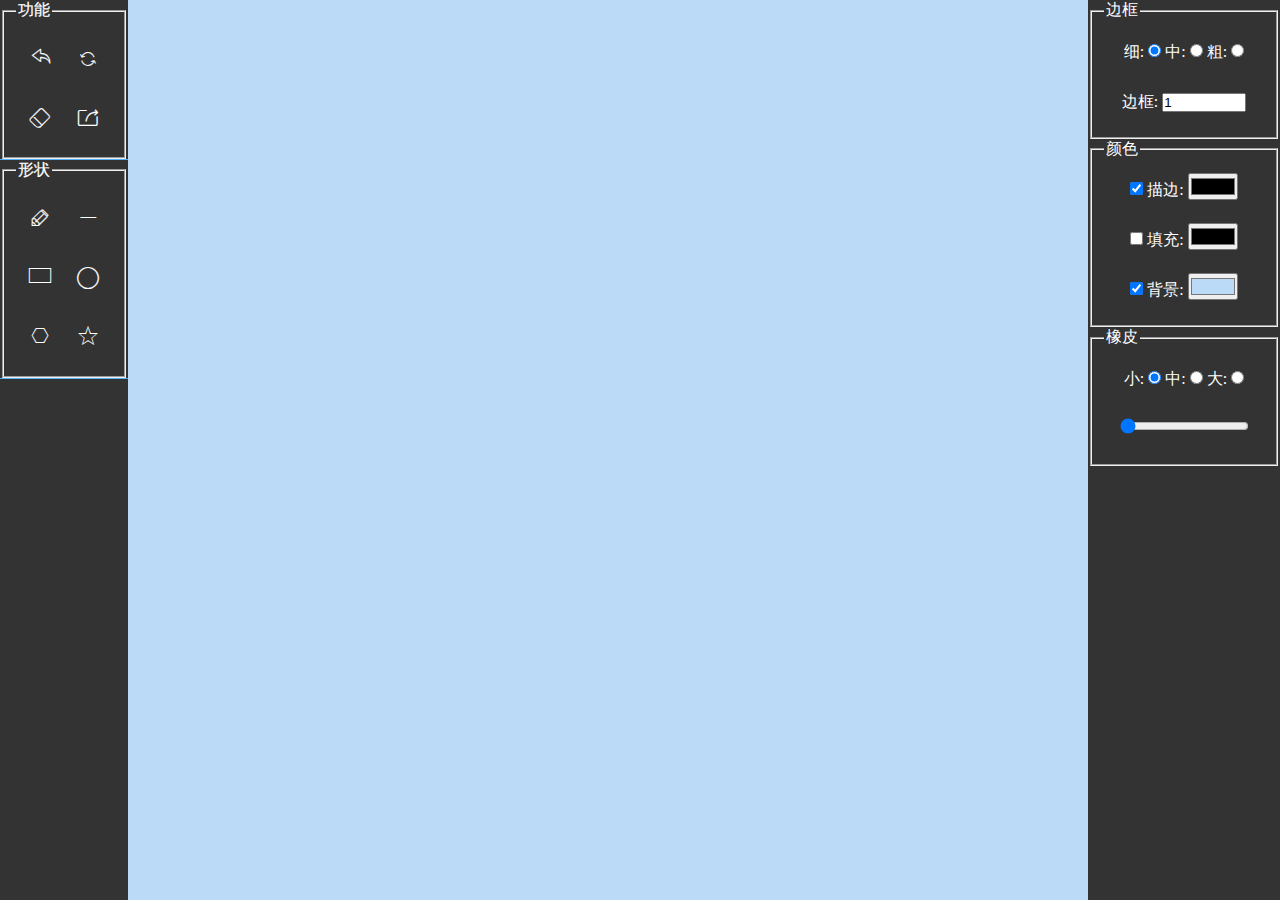
<file: index.html>
<!doctype html>
<html lang="en">
<head>
	<meta charset="UTF-8">
	<title>Document</title>
	<link rel="stylesheet" href="css/index.css">
	<link rel="stylesheet" href="iconfont/iconfont.css">
	<script src="js/jquery1.12.3.js"></script>
	<script src="js/index.js"></script>
</head>
<body>
	<div class="box">
		<div class="order iconfont">
			<ul class="start">
				<fieldset>
					<legend>功能</legend>
					<li class="back" title="后退">&#xe600;</li>
					<li class="clear" title="刷新">&#xe602;</li>
					<li class="rubber" title="橡皮">&#xe608;</li>
					<li class="save" title="保存">&#xe609;</li>	
				</fieldset>			
			</ul>
			<ul class="shape">
				<fieldset>
					<legend>形状</legend>
					<li class="pencil" title="铅笔工具">&#xe603;</li>
					<li class="line" title="直线">&#xe601;</li>
					<li class="rect" title="矩形">&#xe605;</li>
					<li class="arc" title="圆形">&#xe604;</li>
					<li class="polygon" title="多边形">&#xe606;</li>
					<li class="star" title="星形" >&#xe607;</li>
				</fieldset>
			</ul>
		</div>
		<div class="choose">
			<ul class="type" style="border:none">
				<fieldset>
					<legend>边框</legend>
					<li title="粗细">
						<!-- autocomplete="on/off" 是否让浏览器自动记录之前输入的值-->
						细: <input type="radio" name="line" value="1" class="lineWidth" checked autocomplete="off">		
						中: <input type="radio" name="line" value="5" class="lineWidth" autocomplete="off">
						粗: <input type="radio" name="line" value="10" class="lineWidth" autocomplete="off">
					</li>
					<li title="尺寸">
						边框: <input type="number" max="50" min="1" value="1" class="lineWidth" autocomplete="off"></li>
				</fieldset>
				<fieldset>
					<legend>颜色</legend>				
					<li title="描边">
						<input type="checkbox" name="stroke" class="color" checked autocomplete="off"> 
						描边: <input type="color" class="strokeStyle" autocomplete="off"></li>
					<li title="填充">
						<input type="checkbox" name="fill"  class="color" autocomplete="off"> 
						填充: <input type="color" class="fillStyle" autocomplete="off"></li>
					<li title="背景">
						<input type="checkbox" name="fill"  class="color" checked autocomplete="off"> 
						背景: <input type="color" class="bgcolor" value="#BBDAF7" autocomplete="off"></li>
				</fieldset>
				<fieldset>
					<legend>橡皮</legend>				
					<li title="大小">
						小: <input type="radio" class="rubbersize" value="10" name="rubber" checked  autocomplete="off">		
						中: <input type="radio" class="rubbersize" value="25" name="rubber" autocomplete="off">
						大: <input type="radio" class="rubbersize" value="50" name="rubber" autocomplete="off")>
					</li>
					<li title="尺寸">
						<input type="range" max="100" min="1" step="1" value="1" class="rubbersize" autocomplete="off"></li>
				</fieldset>
			</ul>			
		</div>
		<div class="right">
			<canvas width="1250px" height="650px"></canvas>
			<div class="rubber-son"></div>
		</div>
	</div>
</body>
	<script src="js/canvas.js"></script>
	<script>
		// var canvas=document.querySelector("canvas");
		// var rubberson=$(".rubber-son")[0]
		// var cobj=canvas.getContext("2d");

		// var x=0;
		// setInterval(function () {
		// 	cobj.clearRect(0,0,canvas.width,canvas.height)
		// 	x++;
		// 	cobj.save()
		// 	cobj.translate(200,200)
		// 	cobj.rotate(x*180/Math.PI)
		// 	cobj.fillRect(0,0,100,100)
		// 	cobj.restore()
		// },300)

		// var y=0;
		// setInterval(function () {
		// 	y+=5;
		// 	cobj.save()
		// 	cobj.translate(600,200)
		// 	cobj.rotate(y*180/Math.PI)
		// 	cobj.fillRect(0,0,100,100)
		// 	cobj.restore()
		// },100)
	</script>
</html>
</file>
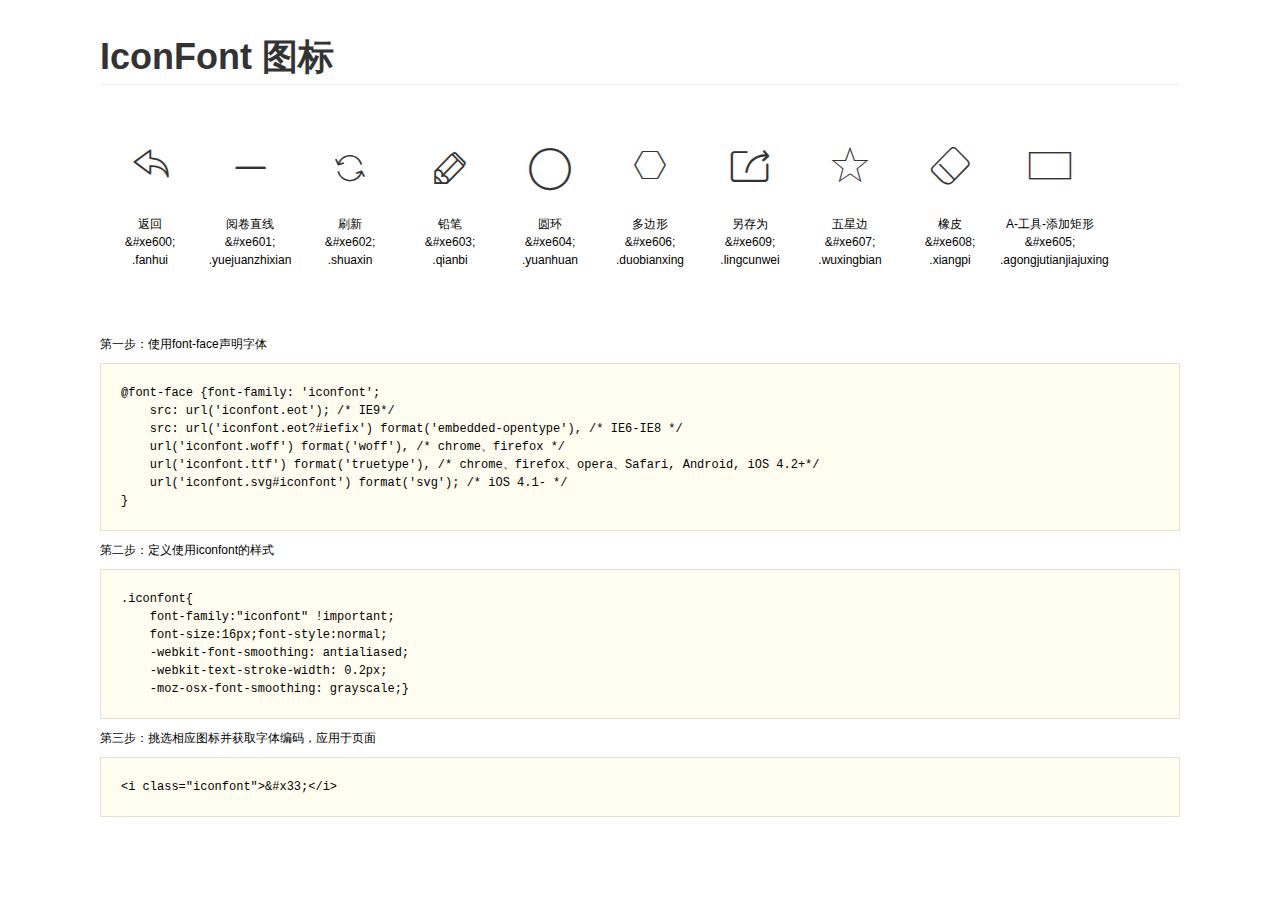
<file: iconfont/demo.html>
<!DOCTYPE html>
<html>
<head>
    <meta charset="utf-8"/>
    <title>IconFont</title>
    <link rel="stylesheet" href="demo.css">
    <link rel="stylesheet" href="iconfont.css">
</head>
<body>
    <div class="main">
        <h1>IconFont 图标</h1>
        <ul class="icon_lists clear">
            
                <li>
                <i class="icon iconfont">&#xe600;</i>
                    <div class="name">返回</div>
                    <div class="code">&amp;#xe600;</div>
                    <div class="fontclass">.fanhui</div>
                </li>
            
                <li>
                <i class="icon iconfont">&#xe601;</i>
                    <div class="name">阅卷直线</div>
                    <div class="code">&amp;#xe601;</div>
                    <div class="fontclass">.yuejuanzhixian</div>
                </li>
            
                <li>
                <i class="icon iconfont">&#xe602;</i>
                    <div class="name">刷新</div>
                    <div class="code">&amp;#xe602;</div>
                    <div class="fontclass">.shuaxin</div>
                </li>
            
                <li>
                <i class="icon iconfont">&#xe603;</i>
                    <div class="name">铅笔</div>
                    <div class="code">&amp;#xe603;</div>
                    <div class="fontclass">.qianbi</div>
                </li>
            
                <li>
                <i class="icon iconfont">&#xe604;</i>
                    <div class="name">圆环</div>
                    <div class="code">&amp;#xe604;</div>
                    <div class="fontclass">.yuanhuan</div>
                </li>
            
                <li>
                <i class="icon iconfont">&#xe606;</i>
                    <div class="name">多边形</div>
                    <div class="code">&amp;#xe606;</div>
                    <div class="fontclass">.duobianxing</div>
                </li>
            
                <li>
                <i class="icon iconfont">&#xe609;</i>
                    <div class="name">另存为</div>
                    <div class="code">&amp;#xe609;</div>
                    <div class="fontclass">.lingcunwei</div>
                </li>
            
                <li>
                <i class="icon iconfont">&#xe607;</i>
                    <div class="name">五星边</div>
                    <div class="code">&amp;#xe607;</div>
                    <div class="fontclass">.wuxingbian</div>
                </li>
            
                <li>
                <i class="icon iconfont">&#xe608;</i>
                    <div class="name">橡皮</div>
                    <div class="code">&amp;#xe608;</div>
                    <div class="fontclass">.xiangpi</div>
                </li>
            
                <li>
                <i class="icon iconfont">&#xe605;</i>
                    <div class="name">A-工具-添加矩形</div>
                    <div class="code">&amp;#xe605;</div>
                    <div class="fontclass">.agongjutianjiajuxing</div>
                </li>
            
        </ul>


        <div class="helps">
            第一步：使用font-face声明字体
            <pre>
@font-face {font-family: 'iconfont';
    src: url('iconfont.eot'); /* IE9*/
    src: url('iconfont.eot?#iefix') format('embedded-opentype'), /* IE6-IE8 */
    url('iconfont.woff') format('woff'), /* chrome、firefox */
    url('iconfont.ttf') format('truetype'), /* chrome、firefox、opera、Safari, Android, iOS 4.2+*/
    url('iconfont.svg#iconfont') format('svg'); /* iOS 4.1- */
}
</pre>
第二步：定义使用iconfont的样式
            <pre>
.iconfont{
    font-family:"iconfont" !important;
    font-size:16px;font-style:normal;
    -webkit-font-smoothing: antialiased;
    -webkit-text-stroke-width: 0.2px;
    -moz-osx-font-smoothing: grayscale;}
</pre>
第三步：挑选相应图标并获取字体编码，应用于页面
<pre>
&lt;i class="iconfont"&gt;&amp;#x33;&lt;/i&gt;
</pre>
        </div>

    </div>
</body>
</html>
</file>
<file: css/index.css>
body,ul,li,h1,h2,h3,h4,h5,h6,input{
	margin:0;
	padding:0;
	list-style: none;
}
body,html{
	width:100%;
	height:100%;
	background: #BBDAF7;
}
.box{
	width: 100%;
	height: 100%;
	color: white;
	overflow: hidden;
}
.order{
	width:10%;
	height: 100%;
	float: left;
	background: #333;
	box-shadow: 0,0,5px #045592;
}
.order ul{
	width: 100%;
	height: auto;
	overflow: hidden;
	border-bottom: 1px solid #51b0f6;
}
.order li{
	width: 50%;
	text-align: center;
	line-height: 60px;
	float: left;
	font-size: 22px;
	cursor: pointer;
}

.right{
	width: 90%;
	height: 100%;
	float: right;
	position: relative;
}
.copy{
	width: 15%;
	height: 75px;
	position: absolute;
	right: 15%;
	top: 0;
	text-align: center;
	line-height: 75px;
	color: #333;
	font-size: 16px;
}
.rubber-son{
	width: 10px;
	height: 10px;
	border: 1px solid red;
	position: absolute;
	left: 0;
	top: 0;
	display: none;
}
.choose{
	width: 15%;
	height: 100%;
	float: right;
	position: absolute;
	right: 0;
	top: 0;
	z-index: 999;	
	background: #333;
	box-shadow: 0,0,5px #045592;
}
.type li{
	width: 100%;
	font-size: 16px;
	line-height: 50px;
	text-align: center;
}
.type li input[type="number"]{
	width: 50%;
}
canvas{
	position: absolute;
	left: 0;
	top: 0;
	z-index: 99;
}
</file>
<file: iconfont/iconfont.css>
@font-face {font-family: "iconfont";
  src: url('iconfont.eot?t=1472637434'); /* IE9*/
  src: url('iconfont.eot?t=1472637434#iefix') format('embedded-opentype'), /* IE6-IE8 */
  url('iconfont.woff?t=1472637434') format('woff'), /* chrome, firefox */
  url('iconfont.ttf?t=1472637434') format('truetype'), /* chrome, firefox, opera, Safari, Android, iOS 4.2+*/
  url('iconfont.svg?t=1472637434#iconfont') format('svg'); /* iOS 4.1- */
}

.iconfont {
  font-family:"iconfont" !important;
  font-size:16px;
  font-style:normal;
  -webkit-font-smoothing: antialiased;
  -webkit-text-stroke-width: 0.2px;
  -moz-osx-font-smoothing: grayscale;
}
.icon-fanhui:before { content: "\e600"; }
.icon-yuejuanzhixian:before { content: "\e601"; }
.icon-shuaxin:before { content: "\e602"; }
.icon-qianbi:before { content: "\e603"; }
.icon-yuanhuan:before { content: "\e604"; }
.icon-duobianxing:before { content: "\e606"; }
.icon-lingcunwei:before { content: "\e609"; }
.icon-wuxingbian:before { content: "\e607"; }
.icon-xiangpi:before { content: "\e608"; }
.icon-agongjutianjiajuxing:before { content: "\e605"; }
</file>
<file: iconfont/demo.css>
*{margin: 0;padding: 0;list-style: none;}
/*
KISSY CSS Reset
理念：1. reset 的目的不是清除浏览器的默认样式，这仅是部分工作。清除和重置是紧密不可分的。
2. reset 的目的不是让默认样式在所有浏览器下一致，而是减少默认样式有可能带来的问题。
3. reset 期望提供一套普适通用的基础样式。但没有银弹，推荐根据具体需求，裁剪和修改后再使用。
特色：1. 适应中文；2. 基于最新主流浏览器。
维护：玉伯<lifesinger@gmail.com>, 正淳<ragecarrier@gmail.com>
 */

/** 清除内外边距 **/
body, h1, h2, h3, h4, h5, h6, hr, p, blockquote, /* structural elements 结构元素 */
dl, dt, dd, ul, ol, li, /* list elements 列表元素 */
pre, /* text formatting elements 文本格式元素 */
form, fieldset, legend, button, input, textarea, /* form elements 表单元素 */
th, td /* table elements 表格元素 */ {
  margin: 0;
  padding: 0;
}

/** 设置默认字体 **/
body,
button, input, select, textarea /* for ie */ {
  font: 12px/1.5 tahoma, arial, \5b8b\4f53, sans-serif;
}
h1, h2, h3, h4, h5, h6 { font-size: 100%; }
address, cite, dfn, em, var { font-style: normal; } /* 将斜体扶正 */
code, kbd, pre, samp { font-family: courier new, courier, monospace; } /* 统一等宽字体 */
small { font-size: 12px; } /* 小于 12px 的中文很难阅读，让 small 正常化 */

/** 重置列表元素 **/
ul, ol { list-style: none; }

/** 重置文本格式元素 **/
a { text-decoration: none; }
a:hover { text-decoration: underline; }


/** 重置表单元素 **/
legend { color: #000; } /* for ie6 */
fieldset, img { border: 0; } /* img 搭车：让链接里的 img 无边框 */
button, input, select, textarea { font-size: 100%; } /* 使得表单元素在 ie 下能继承字体大小 */
/* 注：optgroup 无法扶正 */

/** 重置表格元素 **/
table { border-collapse: collapse; border-spacing: 0; }

/* 清除浮动 */
.ks-clear:after, .clear:after {
  content: '\20';
  display: block;
  height: 0;
  clear: both;
}
.ks-clear, .clear {
  *zoom: 1;
}

.main {padding: 30px 100px;}
.main h1{font-size:36px; color:#333; text-align:left;margin-bottom:30px; border-bottom: 1px solid #eee;}

.helps{margin-top:40px;}
.helps pre{
  padding:20px;
  margin:10px 0;
  border:solid 1px #e7e1cd;
  background-color: #fffdef;
  overflow: auto;
}

.icon_lists li{
  float:left;
  width: 100px;
  height:180px;
  text-align: center;
}
.icon_lists .icon{
  font-size: 42px;
  line-height: 100px;
  margin: 10px 0;
  color:#333;
  -webkit-transition: font-size 0.25s ease-out 0s;
  -moz-transition: font-size 0.25s ease-out 0s;
  transition: font-size 0.25s ease-out 0s;

}
.icon_lists .icon:hover{
  font-size: 100px;
}
</file>
